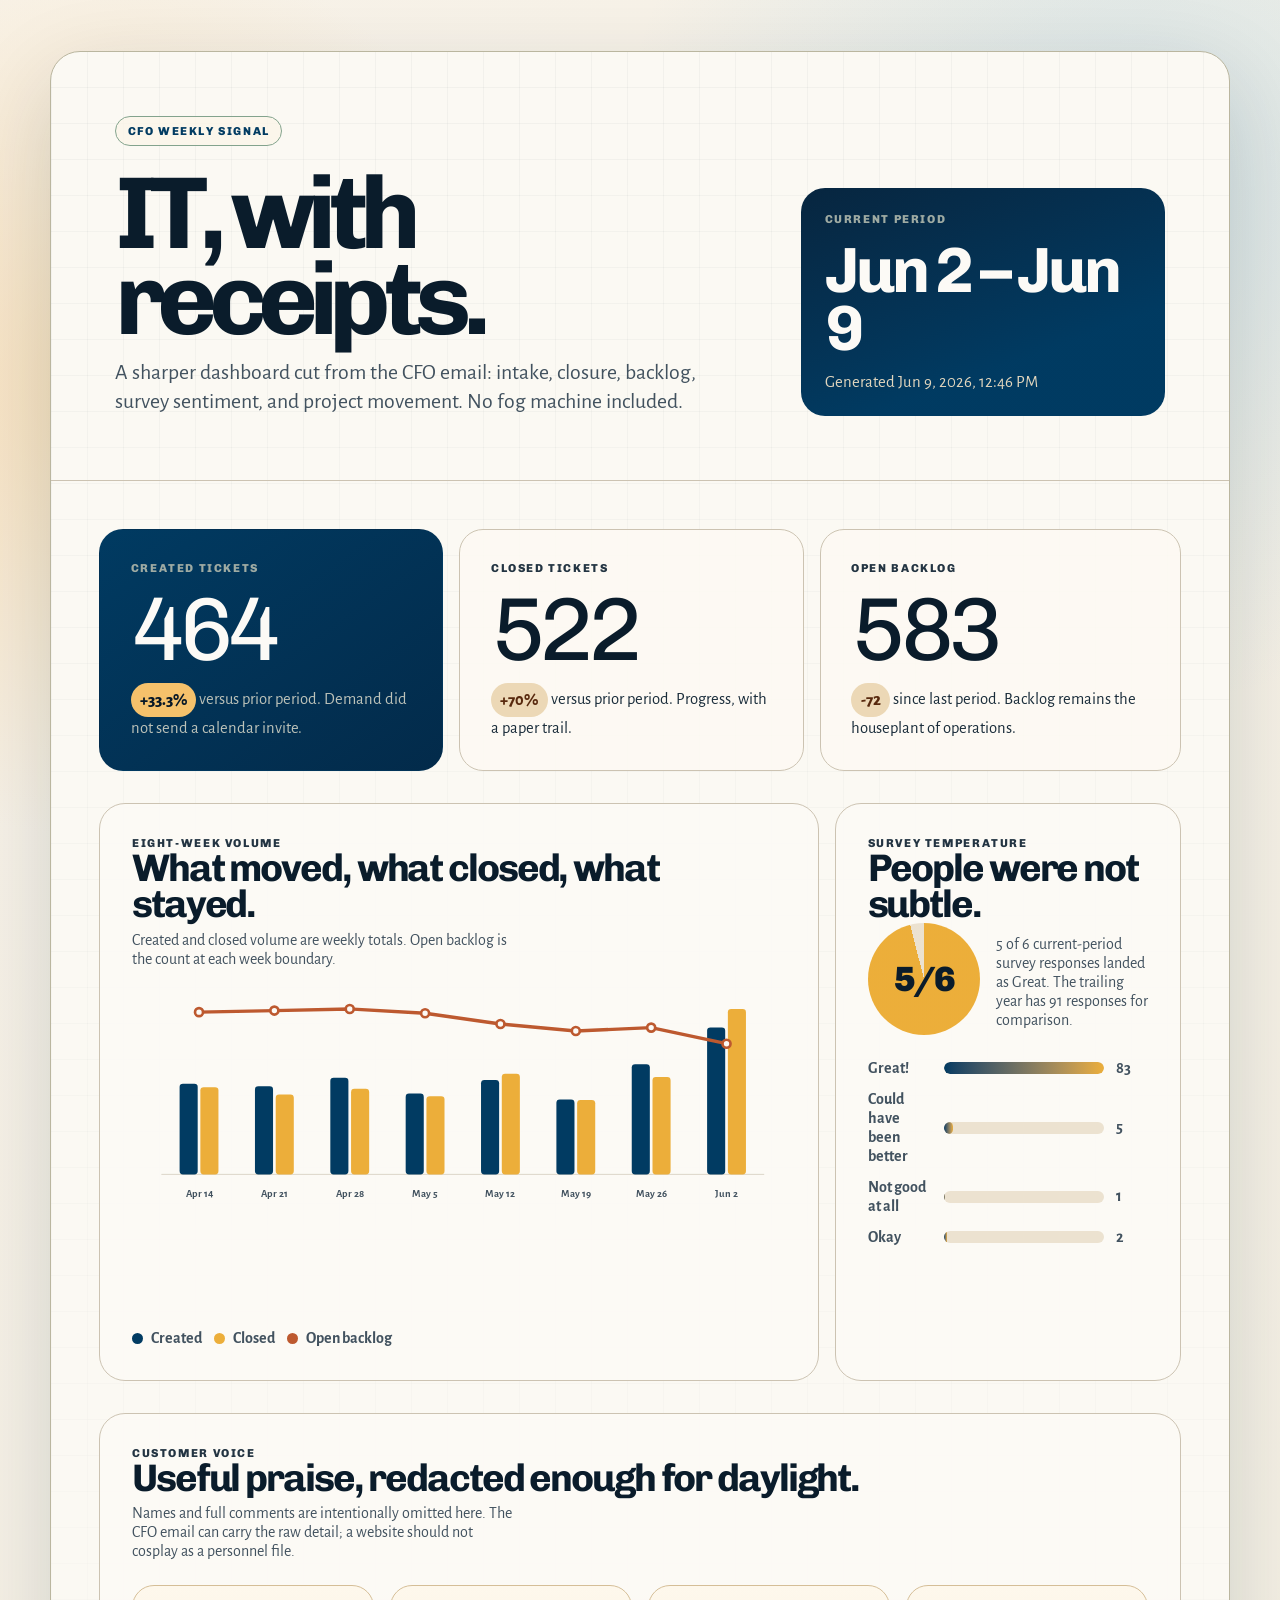
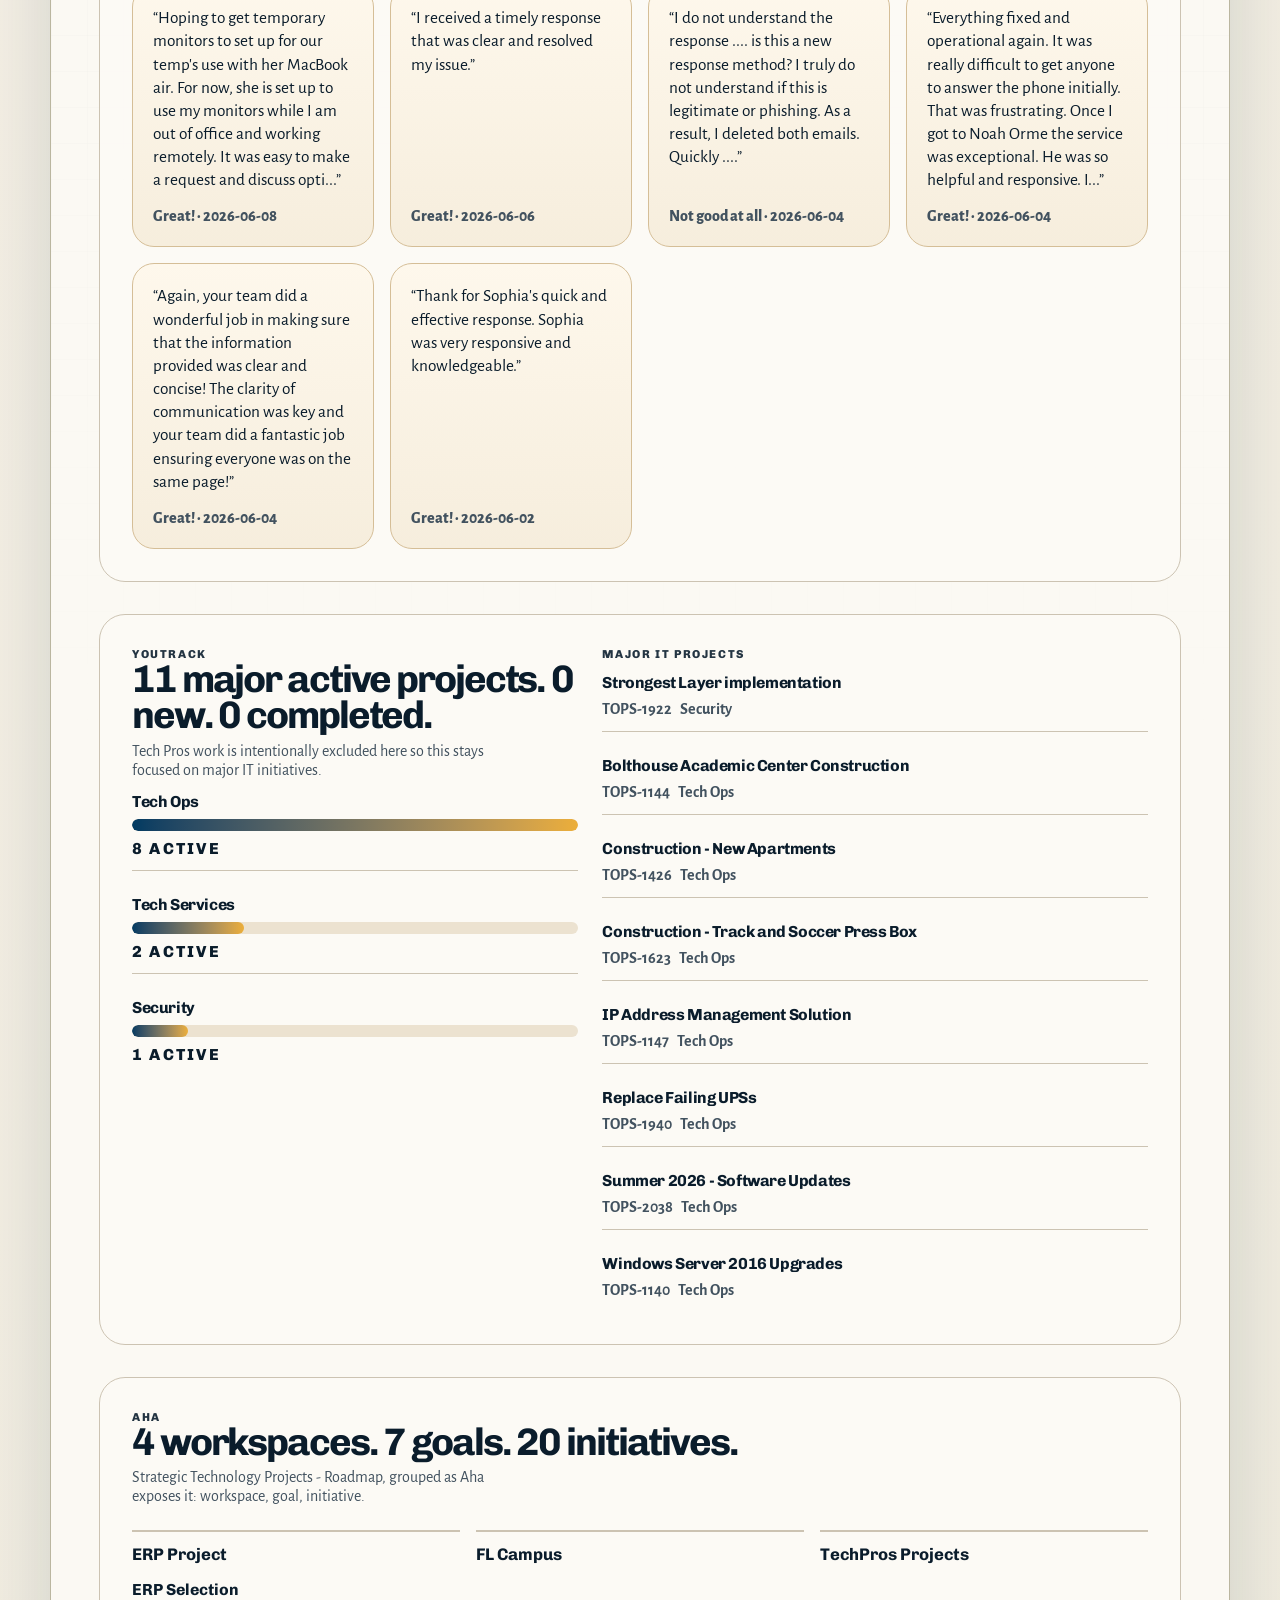
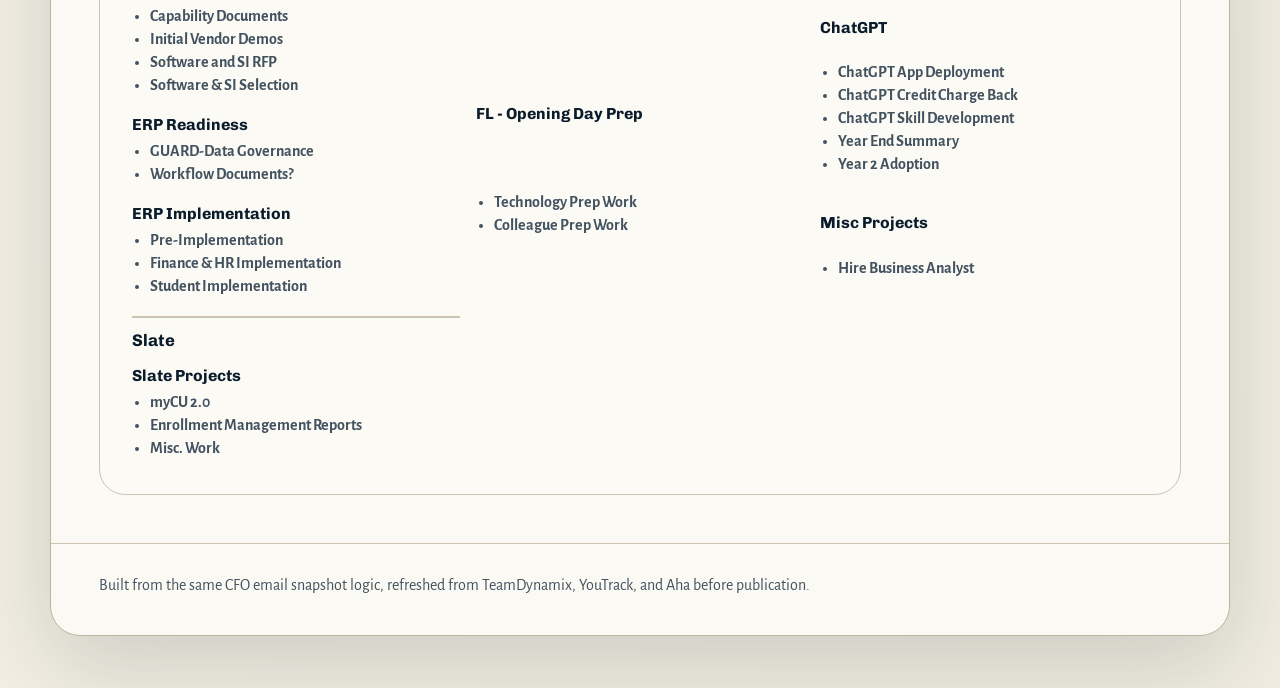
<file: sites/cfo-dashboard/index.html>
<!doctype html>
<html lang="en">
  <head>
    <meta charset="utf-8" />
    <meta name="viewport" content="width=device-width, initial-scale=1" />
    <title>CFO IT Dashboard</title>
    <link rel="preconnect" href="https://fonts.googleapis.com" />
    <link rel="preconnect" href="https://fonts.gstatic.com" crossorigin />
    <link
      href="https://fonts.googleapis.com/css2?family=Alegreya+Sans:wght@400;500;700;800&family=Chivo:wght@600;700;800;900&display=swap"
      rel="stylesheet"
    />
    <style>
      :root {
        --paper: oklch(0.965 0.014 82);
        --paper-deep: oklch(0.915 0.026 82);
        --ink: oklch(0.22 0.038 245);
        --muted: oklch(0.43 0.03 245);
        --line: oklch(0.82 0.025 82);
        --navy: oklch(0.34 0.087 246);
        --navy-soft: oklch(0.62 0.08 240);
        --brass: oklch(0.79 0.145 79);
        --rust: oklch(0.58 0.14 42);
        --moss: oklch(0.48 0.08 145);
        --white: oklch(0.985 0.006 82);
        --space-1: 0.25rem;
        --space-2: 0.5rem;
        --space-3: 0.75rem;
        --space-4: 1rem;
        --space-6: 1.5rem;
        --space-8: 2rem;
        --space-12: 3rem;
        --space-16: 4rem;
        color-scheme: light;
      }

      * {
        box-sizing: border-box;
      }

      body {
        margin: 0;
        min-height: 100vh;
        color: var(--ink);
        background:
          radial-gradient(circle at 8% 10%, oklch(0.9 0.07 79 / 0.7), transparent 28rem),
          radial-gradient(circle at 88% 5%, oklch(0.78 0.08 235 / 0.28), transparent 32rem),
          linear-gradient(135deg, var(--paper), oklch(0.945 0.018 94));
        font-family: "Alegreya Sans", ui-sans-serif, sans-serif;
      }

      .page {
        width: min(1180px, calc(100% - 2rem));
        margin: 0 auto;
        padding: clamp(1.25rem, 4vw, 4.5rem) 0;
      }

      .shell {
        position: relative;
        overflow: hidden;
        border: 1px solid color-mix(in oklch, var(--line), var(--navy) 10%);
        border-radius: 30px;
        background: color-mix(in oklch, var(--white), var(--paper) 18%);
        box-shadow: 0 30px 90px oklch(0.22 0.038 245 / 0.16);
      }

      .shell::before {
        content: "";
        position: absolute;
        inset: 0;
        pointer-events: none;
        background-image:
          linear-gradient(90deg, oklch(0.22 0.038 245 / 0.035) 1px, transparent 1px),
          linear-gradient(0deg, oklch(0.22 0.038 245 / 0.035) 1px, transparent 1px);
        background-size: 36px 36px;
        mask-image: linear-gradient(180deg, #000 0%, transparent 62%);
      }

      header {
        position: relative;
        display: grid;
        grid-template-columns: 1.4fr 0.8fr;
        gap: var(--space-12);
        padding: clamp(1.5rem, 5vw, 4rem);
        border-bottom: 1px solid var(--line);
      }

      .eyebrow,
      .label,
      .micro {
        font-family: "Chivo", ui-sans-serif, sans-serif;
        text-transform: uppercase;
        letter-spacing: 0.14em;
        font-weight: 800;
      }

      .eyebrow {
        display: inline-flex;
        align-items: center;
        gap: var(--space-2);
        width: fit-content;
        padding: 0.42rem 0.72rem;
        border: 1px solid color-mix(in oklch, var(--navy), var(--paper) 55%);
        border-radius: 999px;
        color: var(--navy);
        background: oklch(0.97 0.018 85 / 0.78);
        font-size: 0.72rem;
      }

      h1 {
        max-width: 10ch;
        margin: var(--space-6) 0 var(--space-4);
        font-family: "Chivo", ui-sans-serif, sans-serif;
        font-size: clamp(3.1rem, 8vw, 7.8rem);
        line-height: 0.84;
        letter-spacing: -0.085em;
      }

      .deck {
        max-width: 58ch;
        margin: 0;
        color: var(--muted);
        font-size: clamp(1.1rem, 1.7vw, 1.45rem);
        line-height: 1.35;
      }

      .period-card {
        align-self: end;
        display: grid;
        gap: var(--space-4);
        padding: var(--space-6);
        border-radius: 24px;
        color: var(--white);
        background:
          linear-gradient(160deg, oklch(0.26 0.06 248), var(--navy) 70%),
          var(--navy);
      }

      .period-card strong {
        display: block;
        font-family: "Chivo", ui-sans-serif, sans-serif;
        font-size: clamp(2rem, 5vw, 4.8rem);
        line-height: 0.9;
        letter-spacing: -0.06em;
      }

      .period-card span {
        color: oklch(0.88 0.035 85);
        font-size: 1.05rem;
      }

      main {
        position: relative;
        display: grid;
        gap: var(--space-8);
        padding: clamp(1rem, 4vw, 3rem);
      }

      .metric-grid {
        display: grid;
        grid-template-columns: 1fr 1fr 1.05fr;
        gap: var(--space-4);
      }

      .metric {
        min-height: 205px;
        display: grid;
        align-content: space-between;
        gap: var(--space-4);
        padding: clamp(1.25rem, 2.4vw, 2rem);
        border: 1px solid var(--line);
        border-radius: 24px;
        background: oklch(0.985 0.009 82 / 0.86);
      }

      .metric.major {
        color: var(--white);
        background: linear-gradient(145deg, var(--navy), oklch(0.28 0.072 248));
        border-color: transparent;
      }

      .label {
        color: color-mix(in oklch, currentColor, var(--muted) 46%);
        font-size: 0.72rem;
      }

      .metric .value {
        display: block;
        font-family: "Chivo", ui-sans-serif, sans-serif;
        font-size: clamp(3rem, 7vw, 6rem);
        line-height: 0.85;
        letter-spacing: -0.075em;
      }

      .metric p {
        margin: 0;
        color: color-mix(in oklch, currentColor, var(--muted) 32%);
        font-size: 1.04rem;
        line-height: 1.35;
      }

      .delta {
        display: inline-flex;
        width: fit-content;
        align-items: center;
        gap: var(--space-2);
        padding: 0.34rem 0.58rem;
        border-radius: 999px;
        background: oklch(0.89 0.05 80);
        color: oklch(0.34 0.08 47);
        font-weight: 800;
      }

      .major .delta {
        background: oklch(0.84 0.12 79);
        color: oklch(0.2 0.04 248);
      }

      .panel-grid {
        display: grid;
        grid-template-columns: minmax(0, 1.35fr) minmax(300px, 0.65fr);
        gap: var(--space-4);
      }

      .panel {
        padding: clamp(1.25rem, 2.5vw, 2rem);
        border: 1px solid var(--line);
        border-radius: 26px;
        background: oklch(0.985 0.007 82 / 0.9);
      }

      .panel-head {
        display: flex;
        align-items: start;
        justify-content: space-between;
        gap: var(--space-6);
        margin-bottom: var(--space-6);
      }

      h2 {
        margin: 0;
        font-family: "Chivo", ui-sans-serif, sans-serif;
        font-size: clamp(1.6rem, 3vw, 2.7rem);
        line-height: 0.95;
        letter-spacing: -0.055em;
      }

      .note {
        margin: var(--space-2) 0 0;
        max-width: 48ch;
        color: var(--muted);
        font-size: 1rem;
      }

      .chart {
        width: 100%;
        min-height: 320px;
      }

      .legend {
        display: flex;
        flex-wrap: wrap;
        gap: var(--space-3);
        margin-top: var(--space-4);
      }

      .legend span {
        display: inline-flex;
        align-items: center;
        gap: var(--space-2);
        color: var(--muted);
        font-weight: 700;
      }

      .dot {
        width: 0.68rem;
        height: 0.68rem;
        border-radius: 999px;
        background: var(--navy);
      }

      .dot.closed {
        background: var(--brass);
      }

      .dot.open {
        background: var(--rust);
      }

      .survey-score {
        display: grid;
        grid-template-columns: auto 1fr;
        gap: var(--space-4);
        align-items: center;
        margin-bottom: var(--space-6);
      }

      .roundel {
        display: grid;
        place-items: center;
        width: 112px;
        aspect-ratio: 1;
        border-radius: 999px;
        color: var(--ink);
        background: conic-gradient(var(--brass) 0turn 0.96turn, var(--paper-deep) 0.96turn);
        font-family: "Chivo", ui-sans-serif, sans-serif;
        font-size: 2.2rem;
        font-weight: 900;
        letter-spacing: -0.07em;
      }

      .bar-list {
        display: grid;
        gap: var(--space-3);
      }

      .bar-row {
        display: grid;
        grid-template-columns: 8ch 1fr 4ch;
        gap: var(--space-3);
        align-items: center;
        color: var(--muted);
        font-weight: 700;
      }

      .bar-track {
        height: 0.75rem;
        overflow: hidden;
        border-radius: 999px;
        background: var(--paper-deep);
      }

      .bar-fill {
        height: 100%;
        border-radius: 999px;
        background: linear-gradient(90deg, var(--navy), var(--brass));
      }

      .voice-grid {
        display: grid;
        grid-template-columns: repeat(auto-fit, minmax(240px, 1fr));
        gap: var(--space-4);
      }

      blockquote {
        margin: 0;
        min-height: 180px;
        display: grid;
        align-content: space-between;
        gap: var(--space-4);
        padding: var(--space-5, 1.25rem);
        border: 1px solid color-mix(in oklch, var(--line), var(--brass) 28%);
        border-radius: 22px;
        background: linear-gradient(180deg, oklch(0.98 0.017 84), oklch(0.95 0.024 84));
      }

      blockquote p {
        margin: 0;
        font-size: 1.08rem;
        line-height: 1.34;
      }

      cite {
        color: var(--muted);
        font-style: normal;
        font-weight: 800;
      }

      .projects {
        display: grid;
        grid-template-columns: 0.9fr 1.1fr;
        gap: var(--space-6);
        align-items: start;
      }

      .team-stack,
      .project-list {
        display: grid;
        gap: var(--space-3);
      }

      .team-row,
      .project-row {
        display: grid;
        gap: var(--space-2);
        padding: var(--space-3) 0;
        border-bottom: 1px solid var(--line);
      }

      .team-row:last-child,
      .project-row:last-child {
        border-bottom: 0;
      }

      .team-row strong,
      .project-row strong {
        font-family: "Chivo", ui-sans-serif, sans-serif;
        letter-spacing: -0.025em;
      }

      .project-meta {
        display: flex;
        flex-wrap: wrap;
        gap: var(--space-2);
        color: var(--muted);
        font-weight: 700;
      }

      .tag {
        display: inline-flex;
        width: fit-content;
        padding: 0.12rem 0.45rem;
        border-radius: 999px;
        background: var(--brass);
        color: var(--ink);
        font-size: 0.75rem;
        font-weight: 900;
      }

      .roadmap-grid {
        display: grid;
        grid-template-columns: repeat(auto-fit, minmax(250px, 1fr));
        gap: var(--space-4);
      }

      .roadmap-workspace {
        display: grid;
        gap: var(--space-4);
        padding-top: var(--space-3);
        border-top: 2px solid var(--line);
      }

      .roadmap-workspace h3,
      .roadmap-goal strong {
        margin: 0;
        font-family: "Chivo", ui-sans-serif, sans-serif;
        letter-spacing: 0;
      }

      .roadmap-workspace h3 {
        font-size: 1.05rem;
      }

      .roadmap-goal {
        display: grid;
        gap: var(--space-2);
      }

      .initiative-list {
        margin: 0;
        padding-left: 1.1rem;
        color: var(--muted);
        font-weight: 700;
      }

      .initiative-list li {
        margin-bottom: var(--space-1);
      }

      footer {
        padding: var(--space-8) clamp(1.5rem, 4vw, 3rem) var(--space-10, 2.5rem);
        color: var(--muted);
        border-top: 1px solid var(--line);
      }

      .fade-in {
        animation: rise 680ms cubic-bezier(0.22, 1, 0.36, 1) both;
      }

      @keyframes rise {
        from {
          opacity: 0;
          transform: translateY(18px);
        }
        to {
          opacity: 1;
          transform: translateY(0);
        }
      }

      @media (prefers-reduced-motion: reduce) {
        .fade-in {
          animation: none;
        }
      }

      @media (max-width: 860px) {
        header,
        .metric-grid,
        .panel-grid,
        .projects {
          grid-template-columns: 1fr;
        }

        h1 {
          max-width: 8ch;
        }
      }
    </style>
  </head>
  <body>
    <div class="page">
      <div class="shell">
        <header class="fade-in">
          <section>
            <div class="eyebrow">CFO weekly signal</div>
            <h1>IT, with receipts.</h1>
            <p class="deck">
              A sharper dashboard cut from the CFO email: intake, closure, backlog, survey
              sentiment, and project movement. No fog machine included.
            </p>
          </section>
          <aside class="period-card" aria-label="Reporting period">
            <div class="label">Current period</div>
            <strong id="period">Loading</strong>
            <span id="generated">Refreshing the briefing table.</span>
          </aside>
        </header>

        <main>
          <section class="metric-grid fade-in" style="animation-delay: 80ms">
            <article class="metric major">
              <div class="label">Created tickets</div>
              <span class="value" id="createdValue">--</span>
              <p><span class="delta" id="createdDelta">--</span> versus prior period. Demand did not send a calendar invite.</p>
            </article>
            <article class="metric">
              <div class="label">Closed tickets</div>
              <span class="value" id="closedValue">--</span>
              <p><span class="delta" id="closedDelta">--</span> versus prior period. Progress, with a paper trail.</p>
            </article>
            <article class="metric">
              <div class="label">Open backlog</div>
              <span class="value" id="openValue">--</span>
              <p><span class="delta" id="openDelta">--</span> since last period. Backlog remains the houseplant of operations.</p>
            </article>
          </section>

          <section class="panel-grid">
            <article class="panel fade-in" style="animation-delay: 140ms">
              <div class="panel-head">
                <div>
                  <div class="label">Eight-week volume</div>
                  <h2>What moved, what closed, what stayed.</h2>
                  <p class="note">Created and closed volume are weekly totals. Open backlog is the count at each week boundary.</p>
                </div>
              </div>
              <div id="volumeChart" class="chart" role="img" aria-label="Eight-week ticket volume chart"></div>
              <div class="legend">
                <span><i class="dot"></i>Created</span>
                <span><i class="dot closed"></i>Closed</span>
                <span><i class="dot open"></i>Open backlog</span>
              </div>
            </article>

            <article class="panel fade-in" style="animation-delay: 200ms">
              <div class="label">Survey temperature</div>
              <h2>People were not subtle.</h2>
              <div class="survey-score">
                <div class="roundel" id="surveyRoundel">--</div>
                <p class="note" id="surveySummary">Loading survey results.</p>
              </div>
              <div class="bar-list" id="surveyBars"></div>
            </article>
          </section>

          <section class="panel fade-in" style="animation-delay: 260ms">
            <div class="panel-head">
              <div>
                <div class="label">Customer voice</div>
                <h2>Useful praise, redacted enough for daylight.</h2>
                <p class="note">Names and full comments are intentionally omitted here. The CFO email can carry the raw detail; a website should not cosplay as a personnel file.</p>
              </div>
            </div>
            <div class="voice-grid" id="voiceGrid"></div>
          </section>

          <section class="panel projects fade-in" style="animation-delay: 320ms">
            <div>
              <div class="label">YouTrack</div>
              <h2 id="projectHeadline">Project board loading.</h2>
              <p class="note" id="projectNote">Gathering active project movement.</p>
              <div class="team-stack" id="teamStack"></div>
            </div>
            <div>
              <div class="label">Major IT Projects</div>
              <div class="project-list" id="projectList"></div>
            </div>
          </section>

          <section class="panel fade-in" style="animation-delay: 380ms">
            <div class="panel-head">
              <div>
                <div class="label">Aha</div>
                <h2 id="ahaHeadline">Roadmap loading.</h2>
                <p class="note" id="ahaNote">Gathering Strategic Technology Projects roadmap data.</p>
              </div>
            </div>
            <div class="roadmap-grid" id="ahaRoadmap"></div>
          </section>
        </main>

        <footer>
          Built from the same CFO email snapshot logic, refreshed from TeamDynamix, YouTrack, and Aha before publication.
        </footer>
      </div>
    </div>

    <script>
      const number = new Intl.NumberFormat("en-US");
      const pct = new Intl.NumberFormat("en-US", { maximumFractionDigits: 1, signDisplay: "always" });

      const text = (id, value) => {
        document.getElementById(id).textContent = value;
      };

      const deltaPercent = (value) => {
        if (value === null || value === undefined || Number.isNaN(Number(value))) return "no prior data";
        return `${pct.format(value)}%`;
      };

      const deltaCount = (value) => {
        if (value === null || value === undefined || Number.isNaN(Number(value))) return "no prior data";
        const sign = Number(value) > 0 ? "+" : "";
        return `${sign}${number.format(value)}`;
      };

      const sum = (values) => values.reduce((total, item) => total + Number(item.count || 0), 0);

      function renderVolumeChart(data) {
        const created = data.weekly.created || [];
        const closed = data.weekly.closed || [];
        const open = data.weekly.open || [];
        const weeks = created.map((item) => item.week);
        const maxVolume = Math.max(1, ...created.map((x) => x.count), ...closed.map((x) => x.count));
        const maxOpen = Math.max(1, ...open.map((x) => x.count));
        const width = 980;
        const height = 330;
        const pad = { top: 24, right: 32, bottom: 58, left: 44 };
        const plotW = width - pad.left - pad.right;
        const plotH = height - pad.top - pad.bottom;
        const slot = plotW / Math.max(1, weeks.length);
        const barW = Math.min(28, slot * 0.24);
        const openPoints = open.map((item, index) => {
          const x = pad.left + slot * index + slot / 2;
          const y = pad.top + plotH - (Number(item.count || 0) / maxOpen) * plotH;
          return `${x},${y}`;
        });

        const bars = weeks
          .map((week, index) => {
            const baseX = pad.left + slot * index + slot / 2;
            const createdH = (Number(created[index]?.count || 0) / maxVolume) * plotH;
            const closedH = (Number(closed[index]?.count || 0) / maxVolume) * plotH;
            return `
              <rect x="${baseX - barW - 2}" y="${pad.top + plotH - createdH}" width="${barW}" height="${createdH}" rx="5" fill="var(--navy)" />
              <rect x="${baseX + 2}" y="${pad.top + plotH - closedH}" width="${barW}" height="${closedH}" rx="5" fill="var(--brass)" />
              <text x="${baseX}" y="${height - 24}" text-anchor="middle" font-size="16" font-weight="700" fill="var(--muted)">${week}</text>
            `;
          })
          .join("");

        document.getElementById("volumeChart").innerHTML = `
          <svg viewBox="0 0 ${width} ${height}" width="100%" height="100%" preserveAspectRatio="none">
            <line x1="${pad.left}" y1="${pad.top + plotH}" x2="${width - pad.right}" y2="${pad.top + plotH}" stroke="var(--line)" />
            ${bars}
            <polyline points="${openPoints.join(" ")}" fill="none" stroke="var(--rust)" stroke-width="5" stroke-linecap="round" stroke-linejoin="round" />
            ${openPoints.map((point) => {
              const [x, y] = point.split(",");
              return `<circle cx="${x}" cy="${y}" r="6" fill="var(--white)" stroke="var(--rust)" stroke-width="4" />`;
            }).join("")}
          </svg>
        `;
      }

      function renderSurvey(data) {
        const weekTotal = Number(data.survey.weekTotal || 0);
        const yearTotal = Number(data.survey.yearTotal || 0);
        const great = Number(data.survey.weekCounts?.["Great!"] || 0);
        text("surveyRoundel", weekTotal ? `${great}/${weekTotal}` : "--");
        text(
          "surveySummary",
          weekTotal
            ? `${great} of ${weekTotal} current-period survey responses landed as Great. The trailing year has ${yearTotal} responses for comparison.`
            : `No current-period survey responses. The trailing year has ${yearTotal} responses.`
        );

        const counts = data.survey.yearCounts || {};
        const max = Math.max(1, ...Object.values(counts).map(Number));
        document.getElementById("surveyBars").innerHTML = Object.entries(counts)
          .map(([label, count]) => `
            <div class="bar-row">
              <span>${label}</span>
              <div class="bar-track"><div class="bar-fill" style="width:${(Number(count) / max) * 100}%"></div></div>
              <strong>${count}</strong>
            </div>
          `)
          .join("");
      }

      function renderVoice(data) {
        const comments = data.survey.comments || [];
        document.getElementById("voiceGrid").innerHTML = comments
          .slice(0, 6)
          .map((comment) => `
            <blockquote>
              <p>“${comment.excerpt}”</p>
              <cite>${comment.sentiment} · ${comment.date}</cite>
            </blockquote>
          `)
          .join("");
      }

      function renderProjects(data) {
        const movement = data.projects.movement || {};
        const inProgress = Number(movement.in_progress_count || 0);
        const newCount = Number(movement.new_this_week || 0);
        const doneCount = Number(movement.completed_this_week || 0);
        text(
          "projectHeadline",
          `${inProgress} major active projects. ${newCount} new. ${doneCount} completed.`
        );
        text(
          "projectNote",
          newCount || doneCount
            ? "Tech Pros work is intentionally excluded here so this stays focused on major IT initiatives."
            : "Tech Pros work is intentionally excluded here so this stays focused on major IT initiatives."
        );

        const teams = Object.entries(data.projects.teamCounts || {}).sort((a, b) => b[1] - a[1]);
        const maxTeam = Math.max(1, ...teams.map(([, count]) => count));
        document.getElementById("teamStack").innerHTML = teams
          .map(([team, count]) => `
            <div class="team-row">
              <strong>${team}</strong>
              <div class="bar-track"><div class="bar-fill" style="width:${(Number(count) / maxTeam) * 100}%"></div></div>
              <span class="micro">${count} active</span>
            </div>
          `)
          .join("");

        document.getElementById("projectList").innerHTML = (data.projects.samples || [])
          .map((project) => `
            <div class="project-row">
              <strong>${project.summary}</strong>
              <div class="project-meta">
                <span>${project.id}</span>
                <span>${project.team}</span>
                ${project.isNew ? '<span class="tag">New</span>' : ""}
              </div>
            </div>
          `)
          .join("");
      }

      function renderAhaRoadmap(data) {
        const roadmap = data.ahaRoadmap || {};
        const workspaces = roadmap.workspaces || [];
        text(
          "ahaHeadline",
          `${Number(roadmap.workspace_count || 0)} workspaces. ${Number(roadmap.goal_count || 0)} goals. ${Number(roadmap.initiative_count || 0)} initiatives.`
        );
        text("ahaNote", "Strategic Technology Projects - Roadmap, grouped as Aha exposes it: workspace, goal, initiative.");
        document.getElementById("ahaRoadmap").innerHTML = workspaces
          .map((workspace) => `
            <div class="roadmap-workspace">
              <h3>${workspace.name}</h3>
              ${(workspace.goals || []).map((goal) => `
                <div class="roadmap-goal">
                  <strong>${goal.name}</strong>
                  <ul class="initiative-list">
                    ${(goal.initiatives || []).map((initiative) => `<li>${initiative.name}</li>`).join("")}
                  </ul>
                </div>
              `).join("")}
            </div>
          `)
          .join("");
      }

      async function boot() {
        const response = await fetch("./data.json");
        const data = await response.json();
        text("period", data.period);
        text("generated", `Generated ${new Date(data.generatedAt).toLocaleString([], { dateStyle: "medium", timeStyle: "short" })}`);
        text("createdValue", number.format(data.metrics.created));
        text("closedValue", number.format(data.metrics.closed));
        text("openValue", number.format(data.metrics.open));
        text("createdDelta", deltaPercent(data.metrics.createdDelta));
        text("closedDelta", deltaPercent(data.metrics.closedDelta));
        text("openDelta", deltaCount(data.metrics.openDelta));
        renderVolumeChart(data);
        renderSurvey(data);
        renderVoice(data);
        renderProjects(data);
        renderAhaRoadmap(data);
      }

      boot().catch((error) => {
        document.body.innerHTML = `<main style="padding:2rem;font-family:sans-serif"><h1>Dashboard failed to load.</h1><pre>${error}</pre></main>`;
      });
    </script>
  </body>
</html>
</file>
